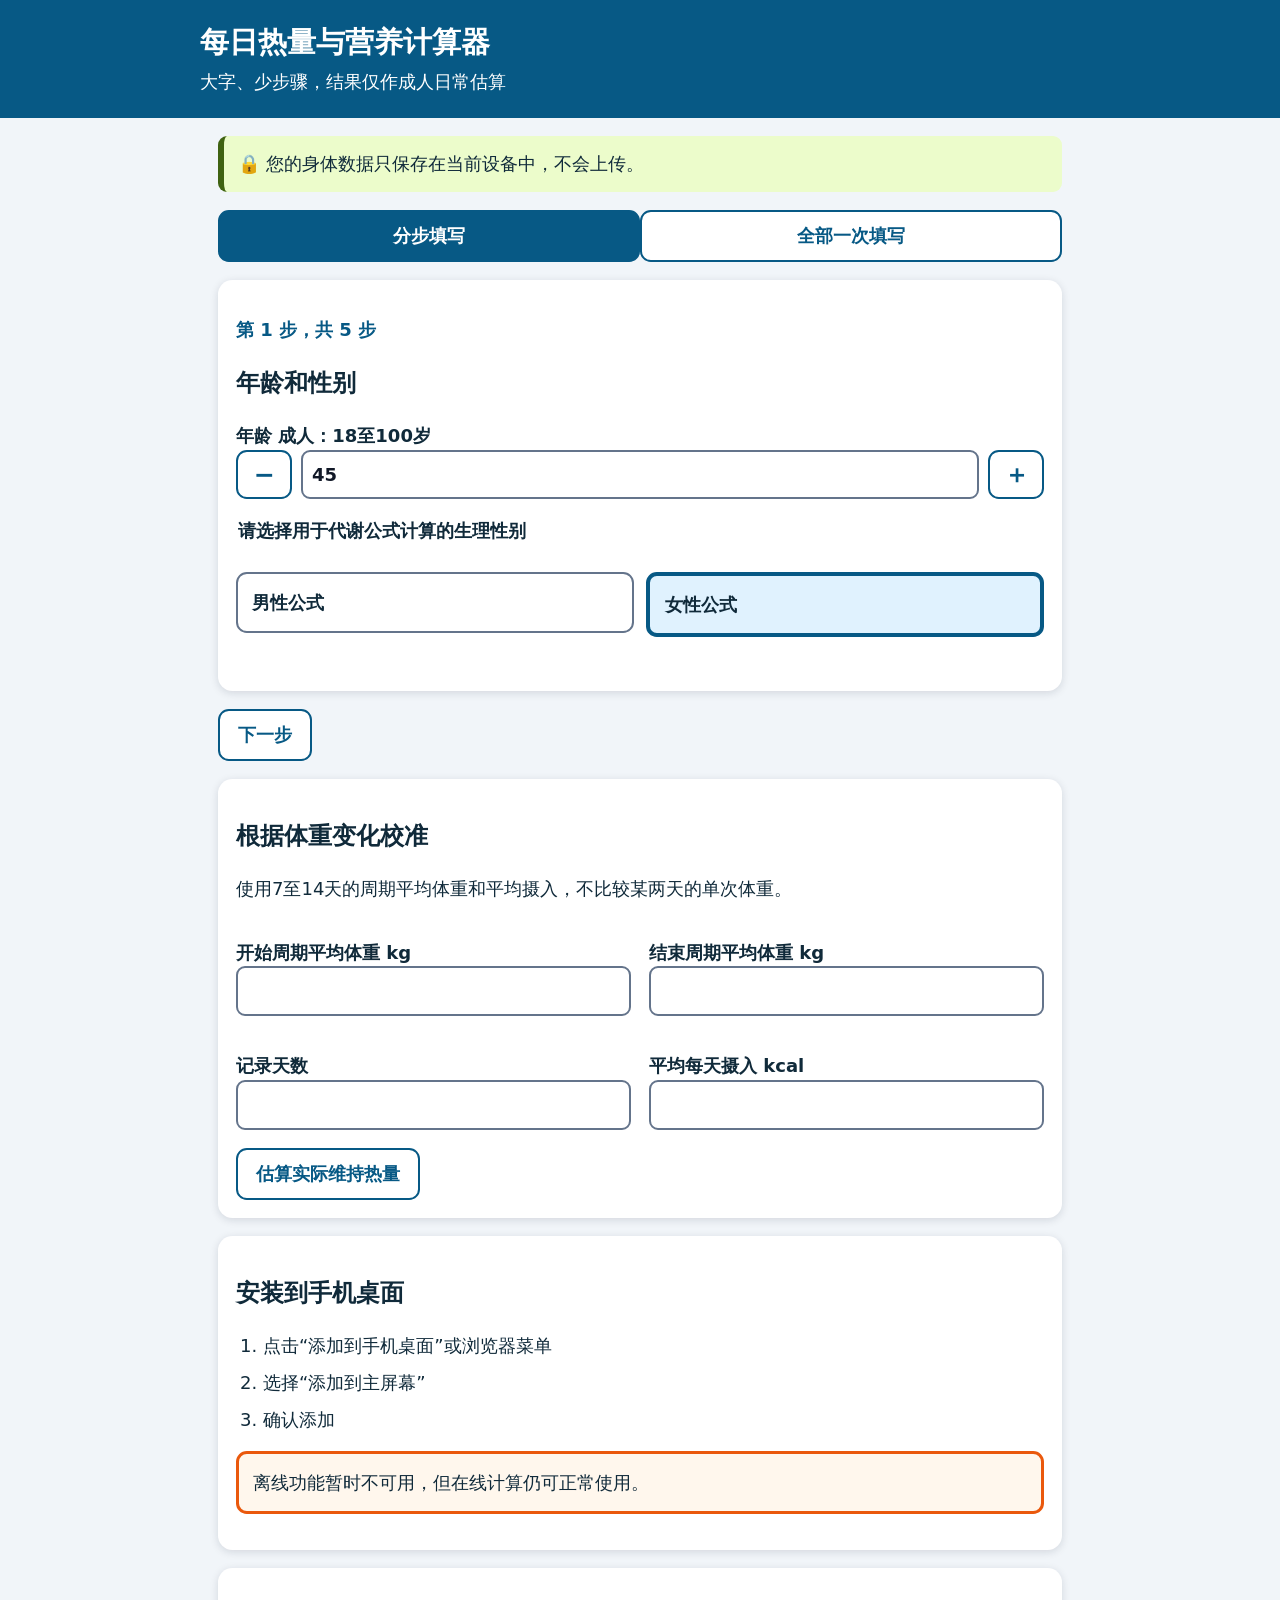
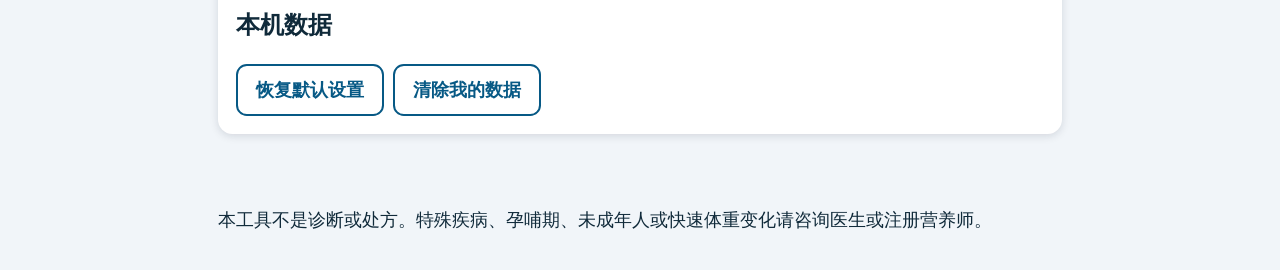
<file: index.html>
<!doctype html><html lang="zh-CN"><head><meta charset="utf-8"><meta name="viewport" content="width=device-width,initial-scale=1,viewport-fit=cover"><meta name="theme-color" content="#075985"><meta name="description" content="不登录、不上传数据的每日热量与三大营养素计算器"><meta name="robots" content="noindex, nofollow, noarchive, nosnippet"><meta name="apple-mobile-web-app-capable" content="yes"><meta name="apple-mobile-web-app-status-bar-style" content="default"><meta name="apple-mobile-web-app-title" content="每日营养"><link rel="manifest" href="./manifest.webmanifest"><link rel="icon" type="image/png" href="./icons/icon-192.png"><link rel="apple-touch-icon" sizes="192x192" href="./icons/icon-192.png"><link rel="stylesheet" href="./styles.css"><title>每日热量与营养计算器</title></head>
<body><div id="runtimeError" class="runtime-error" role="alert" hidden><h2>页面加载出现问题</h2><p>请先点击重新加载。如果仍然无法使用，可以只清理网站缓存后再试；已保存的身体信息不会被清除。</p><button type="button" onclick="location.reload()">重新加载</button><button type="button" id="repairApp">清理网站缓存并重新加载</button></div><script>(function(){function show(){var panel=document.getElementById('runtimeError');if(panel)panel.hidden=false}window.showNutritionError=show;window.addEventListener('error',show);window.addEventListener('unhandledrejection',show);window.addEventListener('DOMContentLoaded',function(){var button=document.getElementById('repairApp');if(button)button.onclick=function(){var jobs=[];try{if('serviceWorker'in navigator)jobs.push(navigator.serviceWorker.getRegistrations().then(function(items){return Promise.all(items.filter(function(item){return item.scope.indexOf('/family-wellness-pwa-7c4e91/')!==-1}).map(function(item){return item.unregister()}))}))}catch(e){}try{if(window.caches)jobs.push(caches.keys().then(function(keys){return Promise.all(keys.filter(function(key){return key.indexOf('family-wellness-pwa-7c4e91-')===0}).map(function(key){return caches.delete(key)}))}))}catch(e){}Promise.all(jobs).then(function(){location.reload()}).catch(function(){location.reload()})};window.setTimeout(function(){if(!window.__nutritionAppReady)show()},10000)})})();</script><header><div><h1>每日热量与营养计算器</h1><p>大字、少步骤，结果仅作成人日常估算</p></div><button id="installBtn" class="install" type="button" hidden>添加到手机桌面</button></header>
<main><aside class="privacy">🔒 您的身体数据只保存在当前设备中，不会上传。</aside><aside id="storageWarning" class="warning" hidden>⚠️ 当前浏览器不允许保存数据；仍可完成本次计算，但下次打开可能需要重新填写。</aside><aside id="platformBanner" class="platform-banner" hidden></aside>
<nav class="mode" aria-label="填写方式"><button data-mode="steps" class="active">分步填写</button><button data-mode="all">全部一次填写</button></nav>
<form id="calculator" novalidate>
 <section class="step" data-step="1"><p class="eyebrow">第 1 步，共 5 步</p><h2>年龄和性别</h2><label>年龄 <span class="hint">成人：18至100岁</span><span class="number-control"><button type="button" data-change="age" data-delta="-1">−</button><input id="age" name="age" type="number" min="18" max="100" inputmode="numeric"><button type="button" data-change="age" data-delta="1">＋</button></span></label><fieldset><legend>请选择用于代谢公式计算的生理性别</legend><div class="choices two"><label><input type="radio" name="sex" value="male"><span>男性公式</span></label><label><input type="radio" name="sex" value="female"><span>女性公式</span></label></div></fieldset></section>
 <section class="step" data-step="2"><p class="eyebrow">第 2 步，共 5 步</p><h2>身高和体重</h2><label>身高：<output id="heightOut"></output> 厘米<input id="height" name="height" type="range" min="120" max="230"></label><label>体重：<output id="weightOut"></output> 公斤<input id="weight" name="weight" type="range" min="30" max="300" step="0.5"></label></section>
 <section class="step" data-step="3"><p class="eyebrow">第 3 步，共 5 步</p><h2>日常活动水平</h2><div id="activityChoices" class="choices stack"></div></section>
 <section class="step" data-step="4"><p class="eyebrow">第 4 步，共 5 步</p><h2>当前目标</h2><div class="choices stack"><label><input type="radio" name="goal" value="lose"><span><b>慢速减脂</b><small>默认比维持热量少15%</small></span></label><label><input type="radio" name="goal" value="maintain"><span><b>维持体重</b><small>吃到大约维持热量</small></span></label><label><input type="radio" name="goal" value="gain"><span><b>缓慢增肌</b><small>默认比维持热量多7.5%</small></span></label></div>
 <details id="advanced"><summary>高级设置（选填）</summary><p class="notice">家用体脂秤和目测体脂率可能存在误差，因此计算结果仅作为估算。</p><div class="grid"><label>体脂率 %<input name="bodyFat" type="number" step="0.1" inputmode="decimal" placeholder="不清楚可留空"></label><label>目标体重 kg<input name="targetWeight" type="number" step="0.5" inputmode="decimal" placeholder="选填"></label><label>每周力量训练次数<input name="strength" type="number" min="0" max="14"></label><label>每周有氧训练次数<input name="cardio" type="number" min="0" max="14"></label><label>每次训练时长（分钟）<input name="duration" type="number" min="0" max="600"></label><label>每日平均步数<input name="steps" type="number" min="0" max="100000" step="500"></label><label>工作类型<select name="workType"><option value="sitting">主要坐着</option><option value="standing">经常站立走动</option><option value="physical">体力工作</option></select></label><label>目标速度<select name="goalRate"><option value="mild">轻微减脂10% / 保守增肌5%</option><option value="standard">标准减脂15% / 标准增肌7.5%</option><option value="fast">较快减脂20% / 较快增肌10%</option></select></label></div><fieldset><legend>健康情况（用于显示安全提醒）</legend><div class="checks"><label><input type="checkbox" name="pregnant">孕期</label><label><input type="checkbox" name="breastfeeding">哺乳期</label><label><input type="checkbox" name="kidney">肾脏疾病</label><label><input type="checkbox" name="liver">肝脏疾病</label><label><input type="checkbox" name="diabetes">糖尿病且使用药物或胰岛素</label><label><input type="checkbox" name="eatingDisorder">进食障碍史</label><label><input type="checkbox" name="medicalGuidance">正在接受医生/营养师饮食指导</label></div></fieldset></details></section>
 <section class="step" data-step="5"><p class="eyebrow">第 5 步，共 5 步</p><h2>查看结果</h2><p>请检查前面填写的信息，然后点击计算。</p></section>
 <div id="errors" class="errors" role="alert" hidden></div><div class="actions"><button type="button" id="prev">上一步</button><button type="button" id="next">下一步</button><button type="submit" id="submit">计算我的建议</button></div>
</form>
<section id="result" class="result" hidden aria-live="polite"></section>
<section class="panel"><h2>根据体重变化校准</h2><p>使用7至14天的周期平均体重和平均摄入，不比较某两天的单次体重。</p><form id="calibration"><div class="grid"><label>开始周期平均体重 kg<input name="startWeight" type="number" step="0.1" required></label><label>结束周期平均体重 kg<input name="endWeight" type="number" step="0.1" required></label><label>记录天数<input name="days" type="number" min="7" max="90" required></label><label>平均每天摄入 kcal<input name="averageCalories" type="number" min="500" max="10000" required></label></div><button type="submit">估算实际维持热量</button></form><div id="calibrationResult" role="status"></div></section>
<section class="panel"><h2>安装到手机桌面</h2><div id="installHelp"><p><b>安卓：</b>浏览器菜单 →“添加到主屏幕”→“添加”。</p><p><b>iPhone：</b>Safari 分享按钮 →“添加到主屏幕”→“添加”。</p><p><b>微信：</b>可直接使用；如要安装，请用右上角菜单在系统浏览器打开。</p></div></section>
<section class="panel danger-zone"><h2>本机数据</h2><button id="reset" type="button">恢复默认设置</button><button id="clear" type="button">清除我的数据</button></section>
</main><footer>本工具不是诊断或处方。特殊疾病、孕哺期、未成年人或快速体重变化请咨询医生或注册营养师。</footer><div id="updateToast" class="toast" hidden>发现新版本。<button id="reload" type="button">立即更新</button></div><script type="module" src="./js/app.js" onerror="showNutritionError()"></script></body></html>
</file>
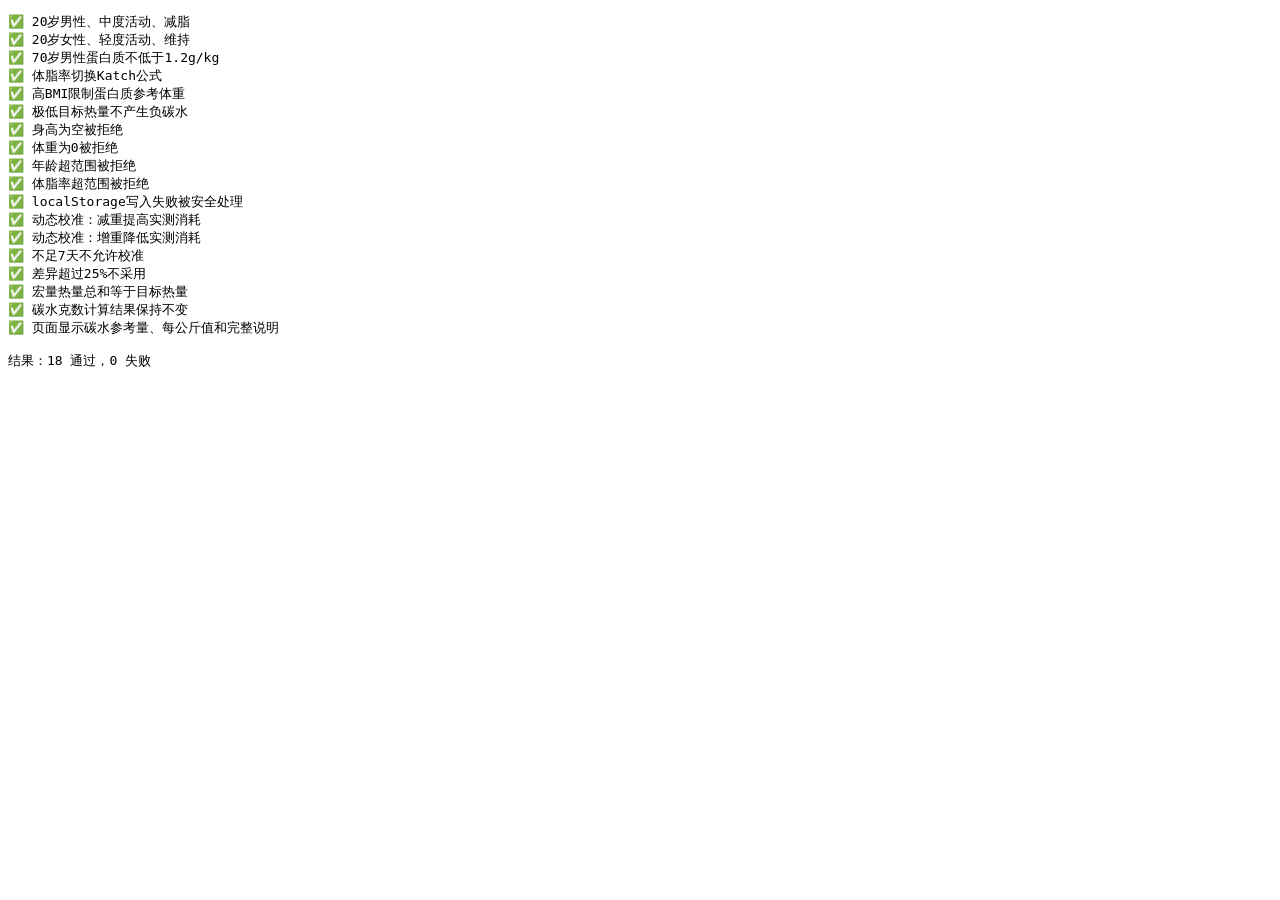
<file: tests/test.html>
<!doctype html><meta charset="utf-8"><title>算法与页面自动测试</title><pre id="output">运行中…</pre><iframe id="appFrame" src="../index.html?automated-test=1" title="营养计算器页面测试" hidden></iframe><script type="module" src="test.js"></script>
</file>
<file: styles.css>
:root{font-size:18px;color-scheme:light;--blue:#075985;--light:#e0f2fe;--ink:#102a3a;--border:#64748b;--warn:#7c2d12}*{box-sizing:border-box}body{margin:0;background:#f1f5f9;color:var(--ink);font-family:system-ui,-apple-system,"Noto Sans SC",sans-serif;line-height:1.55}header{background:var(--blue);color:white;padding:1rem max(1rem,calc((100% - 880px)/2));display:flex;gap:1rem;align-items:center;justify-content:space-between}h1{font-size:1.6rem;margin:.1rem 0}h2{font-size:1.35rem}header p{margin:.2rem 0}main{max-width:880px;margin:auto;padding:1rem}.privacy,.notice{background:#ecfccb;border-left:6px solid #3f6212;padding:.8rem;border-radius:.5rem}.mode{display:flex;margin:1rem 0}.mode button{flex:1}.mode .active{background:var(--blue);color:#fff}button,input,select,summary{font:inherit}button,summary{min-height:48px;padding:.55rem 1rem;border:2px solid var(--blue);border-radius:.6rem;background:white;color:var(--blue);font-weight:700;cursor:pointer}button:focus-visible,input:focus-visible,select:focus-visible,summary:focus-visible{outline:4px solid #f59e0b;outline-offset:2px}.install{color:#082f49}.step,.panel,.result{background:white;padding:1rem;margin:1rem 0;border-radius:.8rem;box-shadow:0 2px 8px #0f172a22}.eyebrow{font-weight:700;color:var(--blue)}label{display:block;font-weight:700;margin:1rem 0}input[type=number],select{width:100%;min-height:48px;border:2px solid var(--border);border-radius:.5rem;padding:.5rem;background:#fff;color:#111827}input[type=range]{display:block;width:100%;height:48px;accent-color:var(--blue)}fieldset{border:0;padding:0;margin:1rem 0}legend{font-weight:700;margin-bottom:.5rem}.choices{display:grid;gap:.7rem}.choices.two{grid-template-columns:1fr 1fr}.choices input{position:absolute;opacity:0}.choices span{display:block;border:2px solid var(--border);border-radius:.6rem;padding:.8rem;min-height:60px}.choices input:checked+span{border:4px solid var(--blue);background:var(--light)}.choices small{display:block;font-size:.9rem;color:#334155}.number-control{display:grid;grid-template-columns:56px 1fr 56px;gap:.5rem}.number-control button{padding:0;font-size:1.4rem}.grid{display:grid;grid-template-columns:1fr 1fr;gap:0 1rem}.checks label{border:2px solid var(--border);padding:.7rem;border-radius:.5rem}.checks input{width:24px;height:24px;vertical-align:middle;margin-right:.5rem}.actions{display:flex;gap:.5rem;justify-content:space-between}.actions #submit{background:#166534;color:white;border-color:#166534;flex:1}.errors{background:#fff7ed;color:var(--warn);border:4px solid #ea580c;padding:1rem;border-radius:.6rem;font-weight:700}.hero{text-align:center;background:var(--blue);color:#fff;border-radius:.7rem;padding:1rem}.hero strong{display:block;font-size:clamp(1.8rem,8vw,2.4rem)}.macro-grid{display:grid;grid-template-columns:repeat(3,1fr);gap:.7rem;margin:1rem 0}.macro{padding:1rem;border-radius:.6rem;background:var(--light);text-align:center}.macro strong{display:block;font-size:1.7rem}.bar{display:flex;height:32px;border-radius:16px;overflow:hidden;margin:1rem 0}.bar span{min-width:2px}.protein{background:#0c4a6e}.fat{background:#ca8a04}.carbs{background:#15803d}.details-list{padding-left:1.2rem}.warning{background:#fff7ed;border:3px solid #ea580c;padding:.8rem;border-radius:.6rem}.meal{border-top:2px solid #cbd5e1;padding:.5rem 0}.danger-zone button{margin-right:.5rem}.toast{position:fixed;bottom:1rem;left:1rem;right:1rem;max-width:600px;margin:auto;background:#111827;color:white;padding:1rem;border-radius:.6rem;z-index:10}footer{max-width:880px;margin:auto;padding:2rem 1rem}.all-mode .step{display:block!important}.all-mode .eyebrow{display:none}@media(max-width:600px){header{display:block}.install{margin-top:.5rem}.grid,.macro-grid{grid-template-columns:1fr}.choices.two{grid-template-columns:1fr}.actions{position:sticky;bottom:0;background:#fff;padding:.5rem;z-index:4}.macro-grid{gap:.5rem}.macro{display:flex;align-items:center;justify-content:space-between}.step,.panel,.result{padding:.8rem}main{padding:.65rem}}
html,body{max-width:100%;overflow-x:hidden}*{min-width:0}body{overflow-wrap:anywhere}.mode button{white-space:normal}
header{padding:1rem;padding-top:calc(1rem + constant(safe-area-inset-top));padding-top:calc(1rem + env(safe-area-inset-top));padding-left:calc(1rem + constant(safe-area-inset-left));padding-left:max(calc(1rem + env(safe-area-inset-left)),calc((100% - 880px)/2));padding-right:calc(1rem + constant(safe-area-inset-right));padding-right:max(calc(1rem + env(safe-area-inset-right)),calc((100% - 880px)/2))}button,input,select,textarea,summary{font-size:1rem;touch-action:manipulation}.actions{padding-bottom:constant(safe-area-inset-bottom);padding-bottom:env(safe-area-inset-bottom)}footer{padding-bottom:calc(2rem + constant(safe-area-inset-bottom));padding-bottom:calc(2rem + env(safe-area-inset-bottom))}.toast{bottom:calc(1rem + constant(safe-area-inset-bottom));bottom:calc(1rem + env(safe-area-inset-bottom))}.runtime-error{position:relative;z-index:20;margin:1rem auto;max-width:880px;padding:1rem;background:#fff7ed;border:4px solid #ea580c;border-radius:.7rem}.runtime-error button{margin:.25rem}.platform-banner{background:#fff7ed;border:3px solid #ea580c;border-radius:.6rem;padding:.8rem;margin-top:1rem;font-weight:700}.panel ol{padding-left:1.5rem}.panel li{margin:.5rem 0}button:disabled{opacity:.65;cursor:wait}@media(max-width:600px){.actions{padding-left:.5rem;padding-right:.5rem;padding-bottom:calc(.5rem + constant(safe-area-inset-bottom));padding-bottom:calc(.5rem + env(safe-area-inset-bottom))}}
.macro-title,.per-kilo{display:block;font-weight:700}.per-kilo{margin-top:.25rem}.carb-note,.estimate-note{background:#f0fdf4;border-left:6px solid #15803d;padding:.8rem;border-radius:.5rem}.carb-explanation{margin:1rem 0}.carb-explanation p{margin-bottom:0}@media(max-width:600px){.macro{display:grid;grid-template-columns:1fr auto;align-items:center;text-align:left}.macro strong{grid-column:2;grid-row:1}.macro small,.macro .per-kilo{grid-column:1/-1}}
</file>
